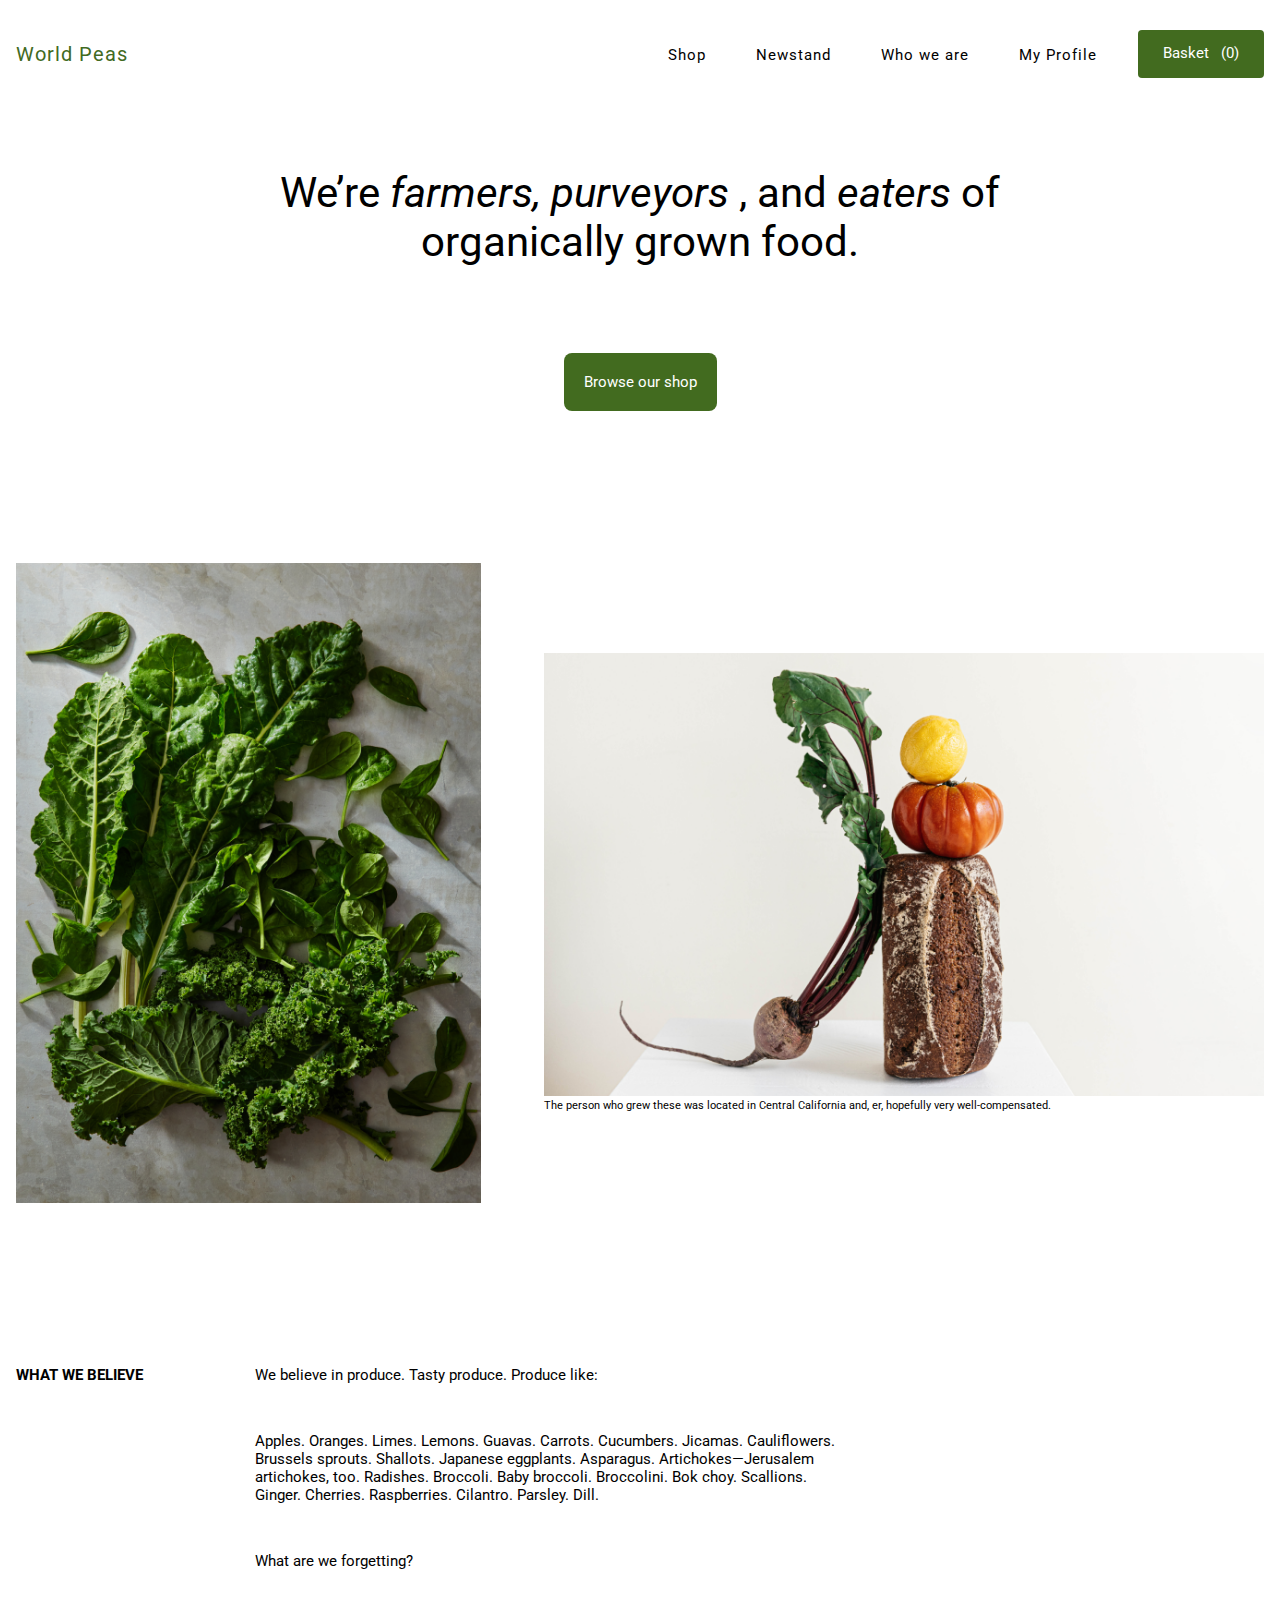
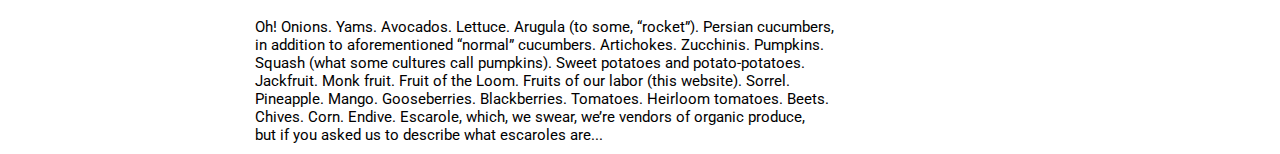
<file: index.html>
<!DOCTYPE html>
<html lang="en">

<head>
    <meta charset="UTF-8">
    <meta name="viewport" content="width=device-width, initial-scale=1.0">
    <title>Document</title>
    <!-- Linking Google fonts  -->
    <link rel="preconnect" href="https://fonts.googleapis.com">
    <link rel="preconnect" href="https://fonts.gstatic.com" crossorigin>
    <link
        href="https://fonts.googleapis.com/css2?family=Roboto:ital,wght@0,100;0,300;0,400;0,500;0,700;0,900;1,100;1,300;1,400;1,500;1,700;1,900&display=swap"
        rel="stylesheet">
    <!------------------------------->
    <link rel="stylesheet" href="css/style.css" />
</head>

<body onload="updateBacketCount()">

    <!-- Nav Section  -->
    <nav>
        <div class="container">
            <div class="logo"><a href="index.html">World Peas</a></div>
            <div class="menu">
                <ul class="menu-list">
                    <li><a href="product.html">Shop</a></li>
                    <li><a href="">Newstand</a></li>
                    <li><a href="">Who we are</a></li>
                    <li><a href="">My Profile</a></li>
                </ul>
            </div>
            <div class="link-basket">
                <a href="basket.html">Basket &nbsp <span id="index-cart-item-count-btn">(0)</span></a>
            </div>


        </div>


    </nav>
    <!-- Header Section  -->
    <header>
        <div class="container">
            <div class="main-header-text">
                We’re <i>farmers, purveyors</i> , and <i>eaters</i> of</br>
                organically grown food.
            </div>
            <div class="browse-button">
                <a href="product.html">Browse our shop</a>
            </div>
        </div>
    </header>

    <!-- Image Section  -->

    <section class="gallary">
        <div class="container">
            <div class="gallary-image-main">
                <img src="images/home_image_1.png" alt="" />
            </div>
            <div class="gallary-image-second">
                <img src="images/home_image_2.png" alt="" />
                <p>The person who grew these was located in Central California and, er, hopefully very well-compensated.
                </p>
            </div>

        </div>

    </section>

    <!-- Description Section  -->

    <section class="description">
        <div class="container">
            <div class="column-one">
                WHAT WE BELIEVE
            </div>
            <div class="column-two">
                <div class="text-line-one">
                    We believe in produce. Tasty produce. Produce like:
                </div>
                <div class="text-line-two">
                    Apples. Oranges. Limes. Lemons. Guavas. Carrots. Cucumbers. Jicamas. Cauliflowers.</br> Brussels
                    sprouts.
                    Shallots. Japanese eggplants. Asparagus. Artichokes—Jerusalem</br> artichokes, too. Radishes.
                    Broccoli.
                    Baby broccoli. Broccolini. Bok choy. Scallions.</br> Ginger. Cherries. Raspberries. Cilantro.
                    Parsley.
                    Dill.
                </div>
                <div class="text-line-three">
                    What are we forgetting?
                </div>
                <div class="text-line-four">
                    Oh! Onions. Yams. Avocados. Lettuce. Arugula (to some, “rocket”). Persian cucumbers,</br> in
                    addition to
                    aforementioned “normal” cucumbers. Artichokes. Zucchinis. Pumpkins.</br> Squash (what some cultures
                    call
                    pumpkins). Sweet potatoes and potato-potatoes.</br> Jackfruit. Monk fruit. Fruit of the Loom. Fruits
                    of
                    our labor (this website). Sorrel.</br> Pineapple. Mango. Gooseberries. Blackberries. Tomatoes.
                    Heirloom
                    tomatoes. Beets.</br> Chives. Corn. Endive. Escarole, which, we swear, we’re vendors of organic
                    produce,</br>
                    but if you asked us to describe what escaroles are...
                </div>

            </div>
        </div>

    </section>
    <script src="index.js"></script>
</body>

</html>
</file>
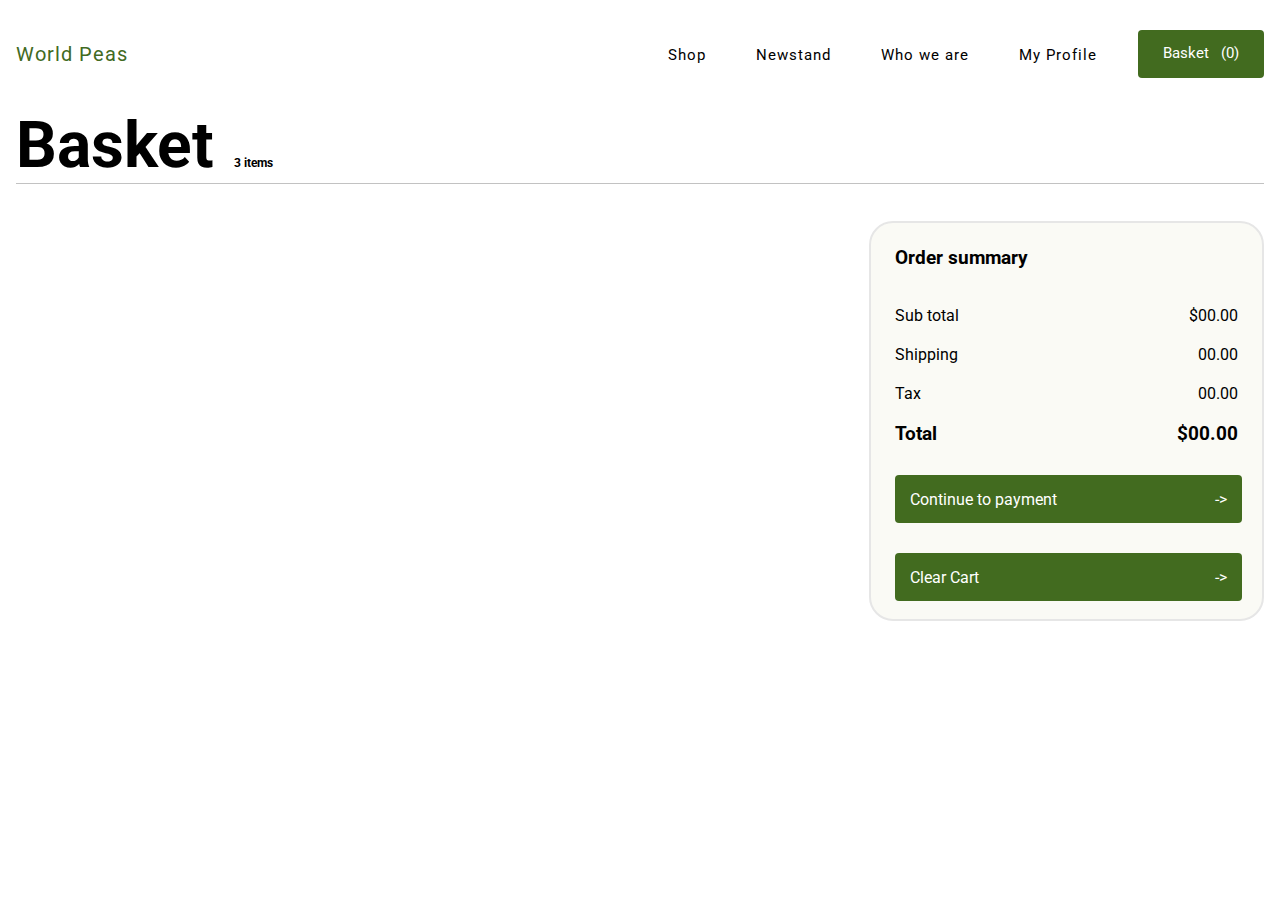
<file: basket.html>
<!DOCTYPE html>
<html lang="en">

<head>
    <meta charset="UTF-8">
    <meta name="viewport" content="width=device-width, initial-scale=1.0">
    <title>Document</title>
    <!-- Linking Google fonts  -->
    <link rel="preconnect" href="https://fonts.googleapis.com">
    <link rel="preconnect" href="https://fonts.gstatic.com" crossorigin>
    <link
        href="https://fonts.googleapis.com/css2?family=Roboto:ital,wght@0,100;0,300;0,400;0,500;0,700;0,900;1,100;1,300;1,400;1,500;1,700;1,900&display=swap"
        rel="stylesheet">
    <!------------------------------->
    <link rel="stylesheet" href="css/style.css" />
</head>

<body onload="updateBacketCount()">

    <!-- Nav Section  -->
    <nav>
        <div class="container">
            <div class="logo"><a href="index.html">World Peas</a></div>
            <div class="menu">
                <ul class="menu-list">
                    <li><a href="product.html">Shop</a></li>
                    <li><a href="">Newstand</a></li>
                    <li><a href="">Who we are</a></li>
                    <li><a href="">My Profile</a></li>
                </ul>
            </div>
            <div class="link-basket">
                <a href="">Basket &nbsp <span id="basket-cart-item-count-btn">(0)</span></a>
            </div>


        </div>


    </nav>

    <!-- Header Section  -->
    <section class="product-main-header">
        <div class="container">
            <div class="product-header">
                <h2>Basket</h2>
                <h3>3 items</h3>
            </div>

        </div>


    </section>

    <!-- Basket Items List Section  -->

    <section class="basket-item-list">
        <div class="container">

            <div class="items">

               


                

                







            </div>
            <div class="order-summary">
                <h3>Order summary</h3>
                <div class="total-wrapper margin-from-the-top-37">
                    <div class="sub-total">Sub total</div>
                    <div class="value" id="id-sub-total">$00.00</div>
                </div>
                <div class="total-wrapper margin-from-the-top-20">
                    <div class="sub-total">Shipping</div>
                    <div class="value">00.00</div>
                </div>
                <div class="total-wrapper margin-from-the-top-20">
                    <div class="sub-total">Tax</div>
                    <div class="value">00.00</div>
                </div>
                <div class="total-wrapper margin-from-the-top-20">
                    <div class="sub-total">
                        <h3>Total</h3>
                    </div>
                    <div class="value">
                        <h3 id="id-total">$00.00</h3>
                    </div>
                </div>
                <div class="payment-wrapper">

                    <a href="#">Continue to payment</a>
                    <a href="#">-></a>
                </div>
                <div class="payment-wrapper" onClick="clearCart()">

                    <a href="#" >Clear Cart</a>
                    <a href="#">-></a>
                </div>
                

            </div>
        </div>
    </section>

<script src="basket.js"></script>

</body>

</html>
</file>
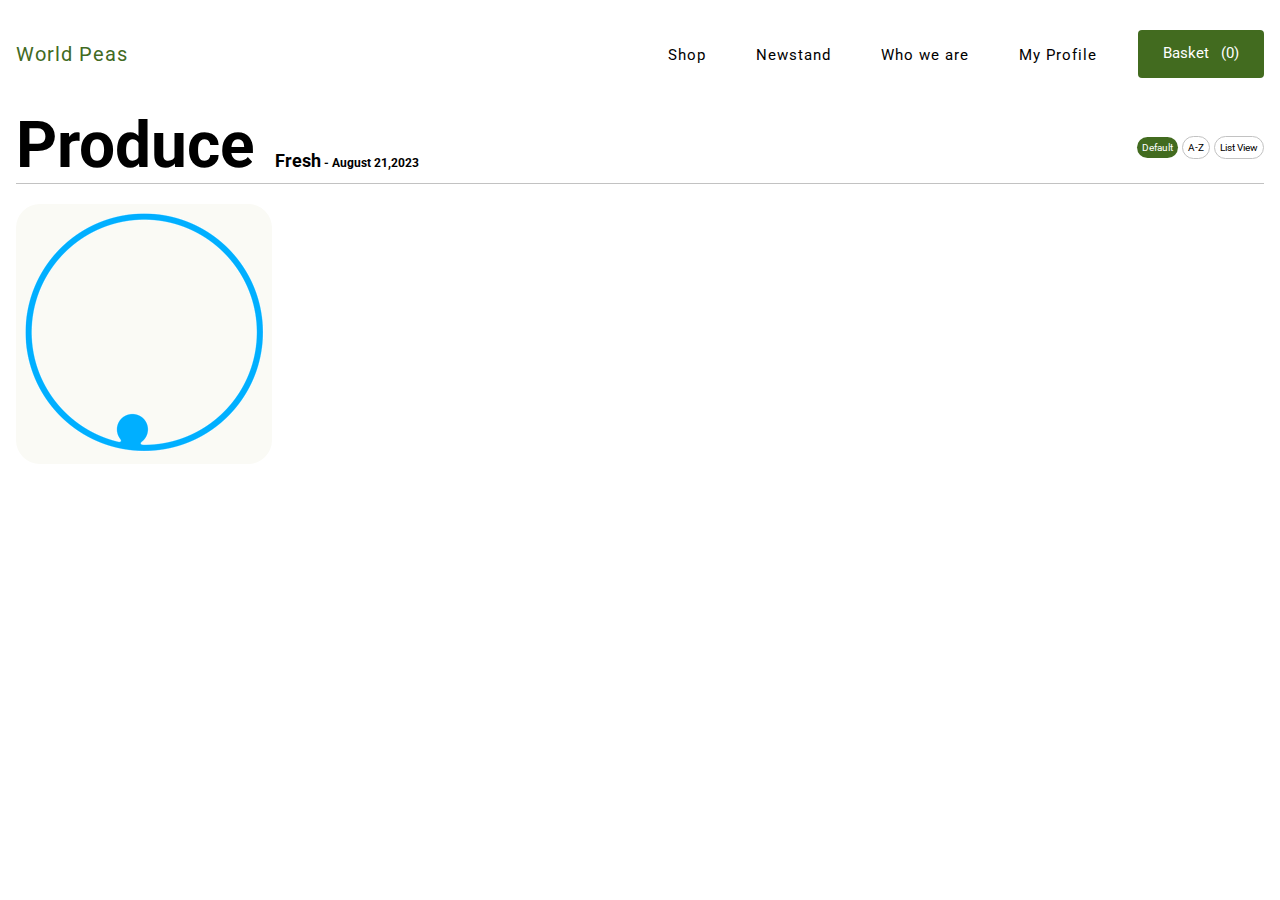
<file: product.html>
<!DOCTYPE html>
<html lang="en">

<head>
    <meta charset="UTF-8">
    <meta name="viewport" content="width=device-width, initial-scale=1.0">
    <title>Document</title>
    <!-- Linking Google fonts  -->
    <link rel="preconnect" href="https://fonts.googleapis.com">
    <link rel="preconnect" href="https://fonts.gstatic.com" crossorigin>
    <link
        href="https://fonts.googleapis.com/css2?family=Roboto:ital,wght@0,100;0,300;0,400;0,500;0,700;0,900;1,100;1,300;1,400;1,500;1,700;1,900&display=swap"
        rel="stylesheet">
    <!------------------------------->
    <link rel="stylesheet" href="css/style.css" />
</head>

<body onload="updateBacketCount()">

    <!-- Nav Section  -->
    <nav>
        <div class="container">
            <div class="logo"><a href="index.html">World Peas</a></div>
            <div class="menu">
                <ul class="menu-list">
                    <li><a href="">Shop</a></li>
                    <li><a href="">Newstand</a></li>
                    <li><a href="">Who we are</a></li>
                    <li><a href="">My Profile</a></li>
                </ul>
            </div>
            <div class="link-basket">
                <a href="basket.html">Basket &nbsp <span id="id-bucket-item-amount">(0)</span></a>
            </div>


        </div>


    </nav>

    <!-- Header Section  -->
    <section class="product-main-header">
        <div class="container">
            <div class="product-header">
                <h2>Produce</h2>
                <h3><span>Fresh</span> - August 21,2023 </h3>
            </div>
            <div class="product-btn-list">
                <a class="btn-anchor product-btn-one" href="#">Default</a>
                <a class="btn-anchor-non-default product-btn-two" href="#">A-Z</a>
                <a class="btn-anchor-non-default product-btn-three" href="#">List View</a>
            </div>

        </div>


    </section>

    <!-- Item List  -->
    <section class="item-list">
        <div id="container" class="container">
            <div class="loading">
                <img src="images/loading.gif">
            </div>

            
                
           

        </div>
    </section>

 

    <script src="product.js"></script>

</body>

</html>
</file>
<file: css/style.css>
* {

    margin: 0;
    padding: 0;
    box-sizing: border-box;
    font-family: "Roboto", sans-serif;
}

img {
    max-width: 100%;
}

ul,
li {
    list-style: none;
}

a {

    text-decoration: none;
    color: #000000;

}

.btn-anchor {
    background-color: #426B1F;
    color: #FFFFFF;
    border-radius: 20px 20px 20px 20px;
    font-size: 10px;



}

.btn-anchor-non-default {
    color: #000000;
    background-color: #FFFFFF;
    border: solid #C2C2C2 1px;
    font-size: 10px;
    border-radius: 20px 20px;
    padding: 5px 5px;

}



.container {

    max-width: 1248px;
    margin: 0 auto;

}

/* Index page Nav section  */

nav .container {


    background-color: white;
    display: flex;
    justify-content: space-between;
    align-items: center;
    padding: 30px 0px;


}

nav .logo {

    flex-basis: 45%;
}

nav .logo a {

    color: #426B1F;
    font-size: 20px;
    font-weight: 500px;
    font-style: normal;
    letter-spacing: 1px;

}

nav .menu-list {

    display: flex;


}

nav .menu-list li {
    margin-left: 50px;
}

nav .menu-list li a {
    font-size: 15px;
    font-weight: 500px;
    font-style: normal;
    letter-spacing: 1px;

}

nav .link-basket a {
    width: 126px;
    height: 48px;
    background-color: #426B1F;
    border-radius: 4px 4px 4px 4px;
    color: #FFFFFF;
    text-align: center;
    padding-top: 14px;
    font-size: 15px;
    font-style: regular 400;
    display: inline-block;

}

/* Index page Header section  */

header .container {

    display: flex;
    flex-direction: column;
    justify-content: center;
    align-items: center;
    margin-top: 60px;

}

header .container .main-header-text {

    font-size: 42px;
    text-align: center;
    font-weight: regular 400;

}




header .container .browse-button a {
    margin-top: 87px;
    display: inline-block;
    max-width: 227px;
    max-height: 64px;
    background-color: #426B1F;
    border-radius: 8px 8px;
    padding: 20px;
    color: #FFFFFF;
    font-size: 15px;
    font-style: regular 400;
}

/* Index page image Section  */

.gallary .container {

    display: flex;
    margin-top: 152px;
}

.gallary .gallary-image-main {
    max-width: 504px;
    max-height: 693px;


}

.gallary .gallary-image-second {

    margin-left: 63px;
    max-width: 780px;
    max-height: 480px;
    padding-top: 90px;
    font-size: 11px;
    font-style: regular 200;

}

/* Index page Description Section  */

.description .container {

    display: flex;
    margin-top: 159px;
}

.description .container .column-one {

    font-size: 15px;
    font-style: regular 400;
    font-weight: bold;
    flex-basis: 13%;
}

.description .container .column-two {

    font-size: 15px;
    font-style: regular 400;
    margin-left: 77px;
}

.description .container .column-two .text-line-two {

    margin-top: 48px;
}

.description .container .column-two .text-line-three {

    margin-top: 48px;
}

.description .container .column-two .text-line-four {

    margin-top: 48px;
    margin-bottom: 10px;
}

/* Product page Header Section  */

.product-main-header .container {

    display: flex;
    justify-content: space-between;
    align-items: center;
    border-bottom: solid 1px #C2C2C2;

}

.product-main-header .product-header {
    display: flex;
    align-items: baseline;

}

.product-main-header .product-header h2 {

    font-size: 64px;
    color: #000000;
}

.product-main-header .product-header h3 {
    font-size: 12px;
    padding-left: 20px;
}

.product-main-header .product-header h3 span {
    font-size: 18px;


}


.product-main-header .product-btn-list .product-btn-one {
    width: 88px;
    height: 40px;
    padding: 5px 5px;



}

.product-main-header .product-btn-list .product-btn-two {

    width: 62px;
    height: 40px;

}

.product-main-header .product-btn-list .product-btn-three {
    width: 101px;
    height: 40px;


}

/* Product page Items Section  */

.item-list .container {
    margin-top: 20px;
    display: flex;
    
    flex-wrap: wrap;
}

.item-list .item {
    border-radius: 24px 24px;
    background-color: #FAFAF5;
    max-width: 395px;
    max-height: auto;
    overflow: hidden;


}

.item-list .loading {
    border-radius: 24px 24px;
    background-color: #FAFAF5;
    max-width: 395px;
    max-height: auto;
    overflow: hidden;


}

.item-list .item .item-img img {
    /*width: 100%; */
    max-width: 395px;
    max-height: 296px;

}

.item-list .item-text {

    margin-top: 26px;
    margin-left: 20px;

}

.item-list .item-text h2 {
    font-size: 20px;
}

.item-list .item-text h3 {
    color: #426B1F;
    margin-bottom: 22px;
    font-size: 20px;
}



.item-list .item-text h4 {
    font-size: 16px;
    color: #6D6D6D;
}

.margin-from-left {

    margin-left: 45px;

}
.margin-from-bottom{
    margin-bottom: 45px;
}
.btn-add-cart{

    border-style: none;
    background-color: #426B1F;
    color:#FFFFFF;
    margin-top: 10px;
    width: 100px;
    height: 40px;
    border-radius: 3px 3px 3px 3px;
    margin-bottom: 20px;
}

/* Basket page  */


.basket-item-list .container {

    display: flex;
    justify-content: space-between;
    margin-top: 37px;
}



.basket-item-list .container .items {

    display: flex;
    flex-direction: column;

}

.margin-from-top {
    margin-top: 37px;



}





.basket-item-list .item {

    border-radius: 24px;
    border: solid 2px #E6E6E6;
    overflow: hidden;
    width: 821px;
    height: 159px;
    background-color: #FAFAF5;
    display: flex;
    justify-content: space-between;

}

.basket-item-list .item .item-image-desc-wrapper {

    display: flex;

}

.basket-item-list .item .price {

    width: 57px;
    height: 26px;
    background-color: #FAFAF5;
    margin-top: 28px;
    font-size: 20px;
    margin-right: 28px;


}


.basket-item-list .item h3 {

    font-size: 20px;
}

.basket-item-list .item h4 {

    font-size: 20px;
    color: #426B1F;
    margin-bottom: 22px;

}

.basket-item-list .item .editable-amount {

    width: 128px;
    height: 40px;
    background-color: #FFFFFF;
    border-radius: 20px;
    border: solid 2px #E6E6E6;
    display: flex;
    justify-content: space-between;
}

.basket-item-list .item .item-description {

    margin-left: 20px;
    padding-top: 28px;
    padding-bottom: 28px;
}

.basket-item-list .item .item-image img{

    max-width: 100px;
    max-height: 296px;
}

.basket-item-list .item .item-description .editable-amount {
    display: flex;
    justify-content: space-between;
    align-items: center;
    padding-left: 5px;
    font-size: 12px;
    font-weight: bold;

}

.editable-amount .input-item-number{

    outline: none;
    border: none;
    width: 60px;
    margin-left: 5px;
}

.basket-item-list .container .order-summary {


    width: 395px;
    height: 400px;
    background-color: #FAFAF5;
    border-radius: 24px;
    border: solid 2px #E6E6E6;
    padding: 24px;
}

.basket-item-list .container .order-summary .total-wrapper {
    display: flex;
    justify-content: space-between;


}

.margin-from-the-top-37 {
    margin-top: 37px;
}


.margin-from-the-top-20 {

    margin-top: 20px;
}

.basket-item-list .container .order-summary .payment-wrapper {

    display: flex;
    justify-content: space-between;
    width: 347px;
    height: 48px;
    background-color: #426B1F;
    margin-top: 30px;
    border-radius: 4px;
    color: #FFFFFF;
    padding-left: 15px;
    padding-top: 15px;
    padding-right: 15px;
}

.basket-item-list .container .order-summary .payment-wrapper a {
    color: #FFFFFF;
}

.add-number-btn{

    border: none;
    border-radius: 6px 6px 6px 6px;
    background-color: #426B1F;
    color: #FFFFFF;
    width: 40px;
    height: 30px;
    margin-right: 10px;
   
}

@media (max-width:850px) {

    /* Index page Nav Section  */
    nav {

        height: auto;
    }

    nav .container {

        display: flex;
        flex-direction: column;
        align-items: center;
        gap: 20px;


    }

    nav .menu-list {

        display: flex;
        flex-direction: column;
        align-items: center;


    }

    nav .menu-list li {
        margin-left: 0px;
    }

    /* Index page Header Section  */



    header .container .main-header-text {

        font-size: 22px;


    }

    header .container .browse-button a {
        margin-top: 10px;
    }

    /* Index page Image Section  */

    .gallary .container {

        display: flex;
        flex-direction: column;
        align-items: center;
        gap:5px;
    }


    .gallary .gallary-image-second {

        margin-left: 0px;
        padding-top: 0px;

    }

    /* Index page Description Section  */

    .description .container {

        display: flex;
        flex-direction: column;
        align-items: center;
        gap: 10px;
    }

    .description .container .column-two {



        margin-left: 2px;
    }


    /* Product page Header Section  */

    .product-main-header .container {

        display: flex;
        flex-direction: column;
        align-items: center;
        height: auto;
        padding-bottom: 10px;
        gap: 4px;
    }

    .product-main-header .product-header {

        display: flex;
        flex-direction: column;
        align-items: center;
    }



    .product-main-header .product-header h3 {

        padding-left: 0px;
    }


    /* Product page Items Section  */

    .item-list .container {
        margin-top: 20px;
        display: flex;
        flex-direction: column;
        align-items: center;

    }

    .item-list .item {
        /* max-width: 300px;  */

        width: 100%;

       
    }


    .margin-from-left {

        margin-left: 0px;
        margin-top: 10px;

    }

    /* Basket page  */


    .basket-item-list .container {

        display: flex;
        flex-direction: column;
        align-items: center;
        margin-top: 37px;
        gap: 10px;
    }

    .basket-item-list .container .items {

        display: flex;
        flex-direction: column;
        align-items: center;
       

    }

    .basket-item-list .item {

        width: 320px;
    }

    .basket-item-list .item h4 {

        margin-bottom: 10px;

    }

    .basket-item-list .container .order-summary {


        width: 320px;
    }

    .basket-item-list .container .order-summary .payment-wrapper {

        width: 275px;
    }










}

@media (max-width:1250px) {

    /* Index page Nav Section  */

    nav {

        height: auto;
    }

    nav .container {

        display: flex;
        flex-direction: column;
        align-items: center;
        gap: 20px;


    }

    nav .menu-list {

        display: flex;
        flex-direction: column;
        align-items: center;


    }

    nav .menu-list li {
        margin-left: 0px;
    }

    /* Index page Header Section  */



    header .container .main-header-text {

        font-size: 22px;


    }

    header .container .browse-button a {
        margin-top: 10px;
    }

    
    /* Index page Image Section  */

    .gallary .container {

        display: flex;
        flex-direction: column;
        align-items: center;
        gap:5px;
    }


    .gallary .gallary-image-second {

        margin-left: 0px;
        padding-top: 0px;

    }

    /* Index page Description Section  */

    .description .container {

        display: flex;
        flex-direction: column;
        align-items: center;
        gap: 10px;
    }

    .description .container .column-two {



        margin-left: 2px;
    }


    /* Basket page Header Section  */
    .product-main-header .container{

        display: flex;
        justify-content: center;

    }

    .product-main-header .product-header{

        display: flex;
        flex-direction: column;
        align-items: center;
        
    }


    .basket-item-list .container {

        display: flex;
        flex-direction: column;
        align-items: center;
        margin-top: 37px;
        gap: 10px;
    }


    /* Product page Header Section  */

    .product-main-header .container {

        display: flex;
        flex-direction: column;
        align-items: center;
        height: auto;
        padding-bottom: 10px;
        gap: 4px;
    }

    .product-main-header .product-header {

        display: flex;
        flex-direction: column;
        align-items: center;
    }



    .product-main-header .product-header h3 {

        padding-left: 0px;
    }



}
</file>
